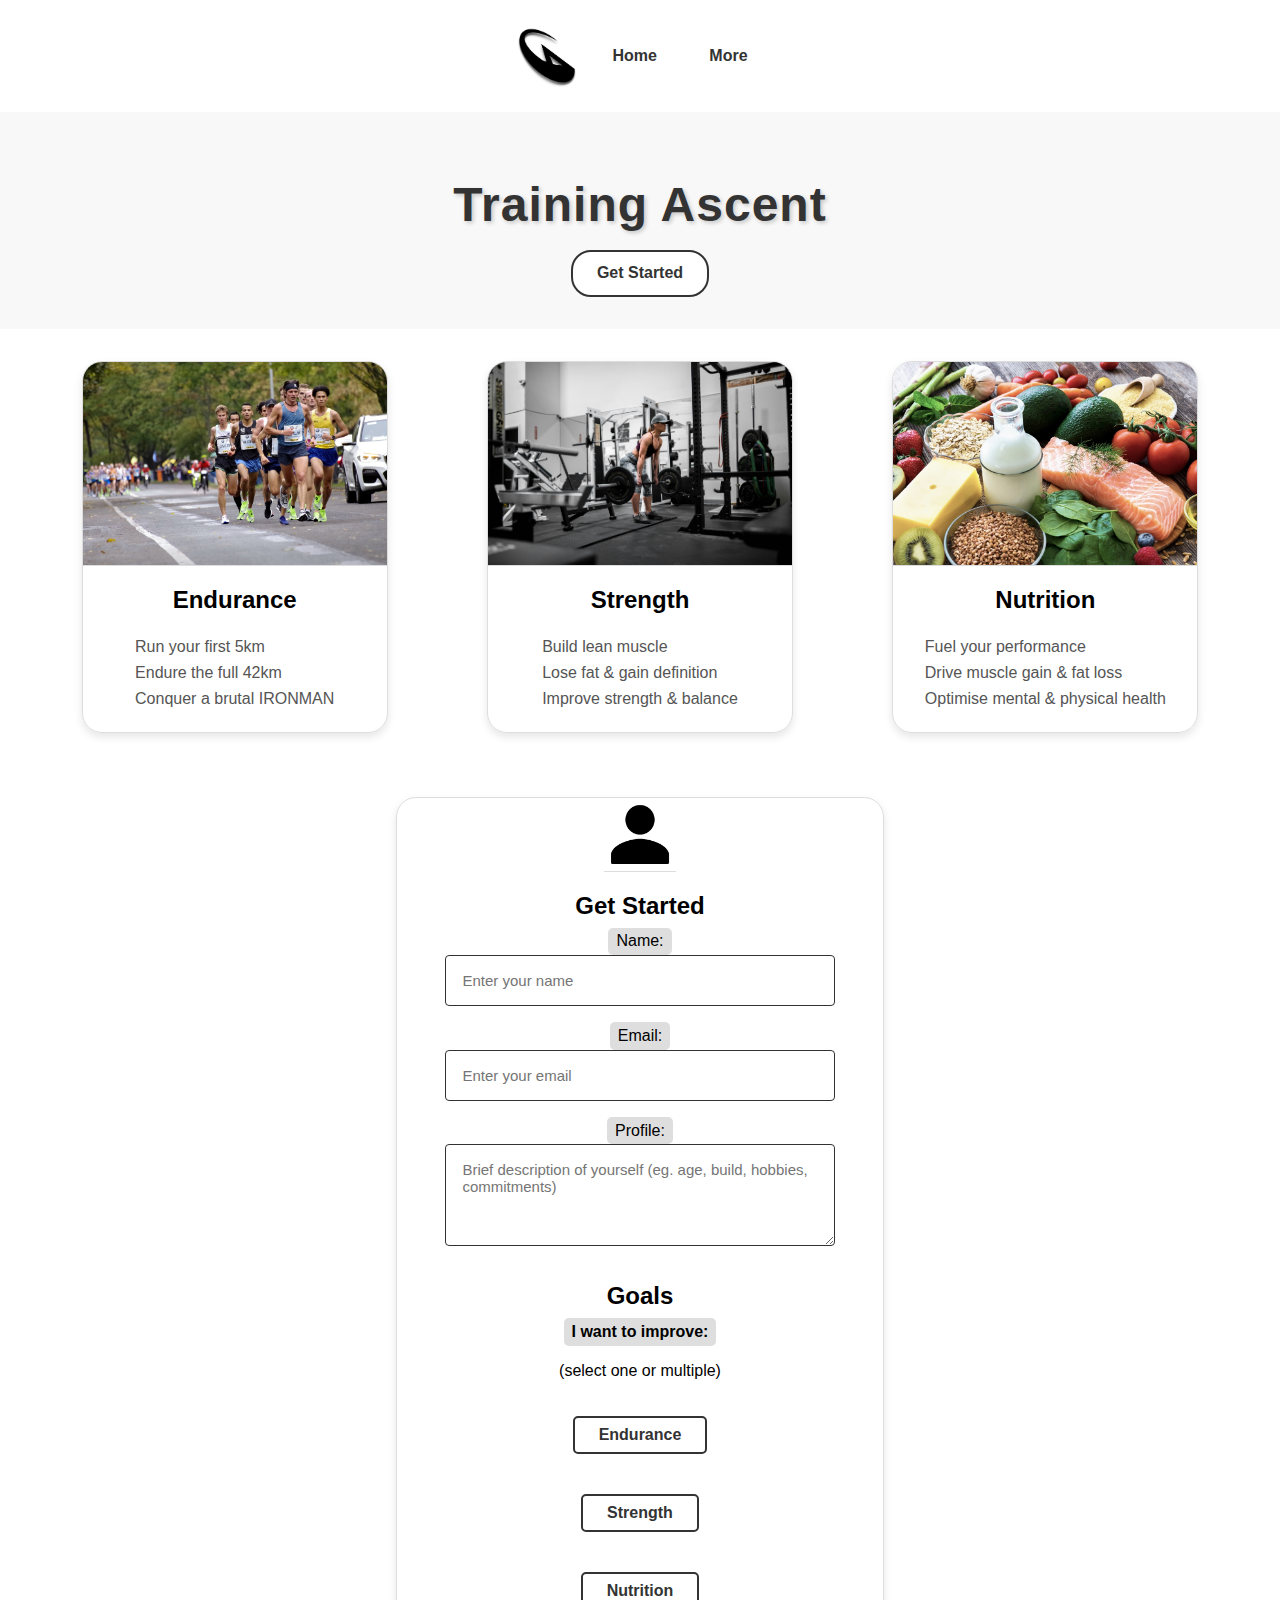
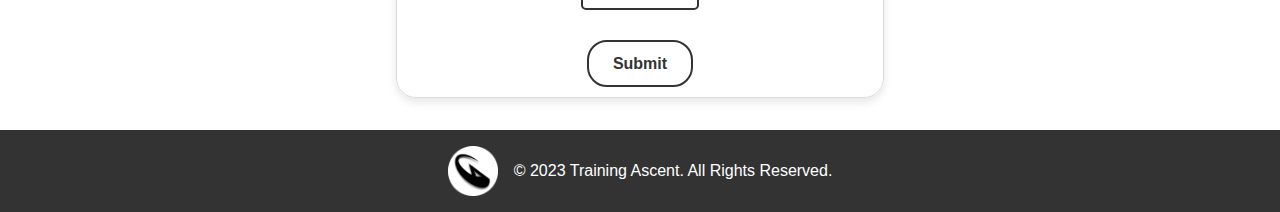
<file: index.html>
<!DOCTYPE html>
<html lang="en">
<head>
<meta charset="UTF-8">
<meta name="viewport" content="width=device-width, initial-scale=1.0, maximum-scale=1.0, user-scalable=no">
<meta name="description" content="Training Ascent offers personalized training to improve endurance, strength, and nutrition. Achieve your fitness goals with us.">
<meta name="author" content="Training Ascent">
<link rel="icon" href="images/circular.png" type="image/x-icon">
<link rel="stylesheet" href="styles.css">
<script src="script.js" defer></script>
<script src="form-submission-handler.js" defer></script>
<title>Training Ascent: Home</title>
</head>
<body>

<header class="navbar">
    <img src="images/circular.png" alt="Training Ascent Logo" class="logo">
  <nav>
    <ul class="menu">
      <li><a href="index.html">Home</a></li>
      <li><a href="info.html">More</a></li> 
    </ul>
  </nav>
</header>

<section class="hero">
  <h1>Training Ascent</h1>
  <button onclick="jumpToGetStarted()">Get Started</button>
</section>

<main>
  <section class="section">
    <div class="card">
      <img src="images/marathonrunner.jpg" alt="Running">
      <h2>Endurance</h2>
      <ul>
        <li>Run your first 5km</li>
        <li>Endure the full 42km</li>
        <li>Conquer a brutal IRONMAN</li>
      </ul>
    </div>
    <div class="card">
      <img src="images/deadlifter.jpg" alt="Strength">
      <h2>Strength</h2>
      <ul>
        <li>Build lean muscle</li>
        <li>Lose fat & gain definition</li>
        <li>Improve strength & balance</li>
      </ul>
    </div>
    <div class="card">
      <img src="images/healthyfoods.jpg" alt="Nutrition">
      <h2>Nutrition</h2>
      <ul>
        <li>Fuel your performance</li>
        <li>Drive muscle gain & fat loss</li>
        <li>Optimise mental & physical health</li>
      </ul>
    </div>
  </section>
  <section class="section" id="GetStarted">
  <div class="formcard">
    <img src="images/person.png" alt="Profile">
    <h2>Get Started</h2>
    <form action="https://script.google.com/macros/s/AKfycbyay0AiYSD8g1Wrvj_0LfwBdHHfvlddcMmzmbBg9MeeQ_CjtD1mAKHXMVJ4JKQgetCrJg/exec" method="post" id="contactForm" class="gform">
      <label for="name">Name:</label>
      <input type="text" id="name" name="name" placeholder="Enter your name" required>

      <label for="email">Email:</label>
      <input type="email" id="email" name="email" placeholder="Enter your email" required>

      <label for="message">Profile:</label>
      <textarea id="message" name="message" rows="4" placeholder="Brief description of yourself (eg. age, build, hobbies, commitments)" required></textarea>

      <h2>Goals</h2>
      <label for="endurance"><strong>I want to improve:</strong></label>
      <p for="endurance">(select one or multiple)</p>

      <input type="checkbox" id="endurance" name="endurance" value="endurance">
      <label class="choice" for="endurance">Endurance</label>
      
      <div id="endurancesection" class="hidden">
      <label for="endurancegoal">Goal:</label>
      <textarea id="endurancegoal" name="endurancegoal" rows="2" placeholder="Specific race or improvement (eg. 5k in 20 minutes in 3 months)"></textarea>
      <label for="enduranceexperience">Experience:</label>
      <textarea id="enduranceexperience" name="enduranceexperience" rows="2" placeholder="History with the discipline (eg. confident swimmer but never run more than 5km)"></textarea>
      <label for="enduranceinjuries">Injuries:</label>
      <textarea id="enduranceinjuries" name="enduranceinjuries" rows="2" placeholder="Past or current injuries (eg. peroneal tendonitis, chondromalacia patellae)"></textarea>
      <label for="endurancetime">Time:</label>
      <input type="number" min="10" step="10"id="endurancetime" name="endurancetime" rows="1" placeholder="Avg. time available per session (mins)"></input>
      <label for="endurancedays">Days:</label>
      <input type="number" min="1" max="7"id="endurancedays" name="endurancedays" rows="1" placeholder="Avg. days per week available for sessions (1-7)"></input>
      </div>

      <input type="checkbox" id="strength" name="strength" value="strength">
      <label class="choice" for="strength">Strength</label>

      <div id="strengthsection" class="hidden">
        <label for="strengthgoal">Goal:</label>
        <textarea id="strengthgoal" name="strengthgoal" rows="2" placeholder="Specific aesthetic or strength goal (eg. gain lean muscle, deadlift 2.5x weight)"></textarea>
        <label for="strengthexperience">Experience:</label>
        <textarea id="strengthexperience" name="strengthexperience" rows="2" placeholder="History with the discipline (eg. gym on & off 5 years ago)"></textarea>
        <label for="strengthinjuries">Injuries:</label>
        <textarea id="strengthinjuries" name="strengthinjuries" rows="2" placeholder="Past or current injuries (eg. strained rotator cuff, lower back pain)"></textarea>
        <label for="strengthtime">Time:</label>
        <input type="number" min="10" step="10" id="strengthtime" name="strengthtime" rows="1" placeholder="Avg. time available per session (mins)"></input>
        <label for="strengthdays">Days:</label>
        <input type="number" min="1" max="7" id="strengthdays" name="strengthdays" rows="1" placeholder="Avg. days per week available for sessions (1-7)"></input>
    </div>
    
      <input type="checkbox" id="nutrition" name="nutrition" value="nutrition">
      <label class="choice" for="nutrition">Nutrition</label>

      <div id="nutritionsection" class="hidden">
        <label for="nutritiongoal">Goal:</label>
        <textarea id="nutritiongoal" name="nutritiongoal" rows="2" placeholder="Health or Body (eg. lose 10kg fat, optimise cardiovascular health)"></textarea>
        <label for="nutritionexperience">Experience:</label>
        <textarea id="nutritionexperience" name="nutritionexperience" rows="2" placeholder="History with nutritional practices (eg. following a specific diet, experience with meal planning)"></textarea>
        <label for="nutritionchallenges">Challenges:</label>
        <textarea id="nutritionchallenges" name="nutritionchallenges" rows="2" placeholder="Current nutritional challenges or obstacles (eg. managing portion control, dealing with food allergies)"></textarea>
        <label for="nutritionpreference">Preferences:</label>
        <textarea id="nutritionpreference" name="nutritionpreference" rows="2" placeholder="Dietary preferences & allergies (eg. love fruits, dislike yoghurt, tree-nut allergy)"></textarea>
        <label for="nutritiondays">Days:</label>
        <input type="number" min="1" max="7" id="nutritiondays" name="nutritiondays" rows="1" placeholder="Avg. days per week focusing on nutrition (1-7)"></input>
    </div>
    

      

      <button type="submit" class="altbutton">Submit</button>
  </form>
  </div>
</section>
</main>

<footer class="footer">
  <img src="images/circular.png" alt="Training Ascent Logo">
  <p>&copy; 2023 Training Ascent. All Rights Reserved.</p>
</footer>

</body>
</html>
</file>
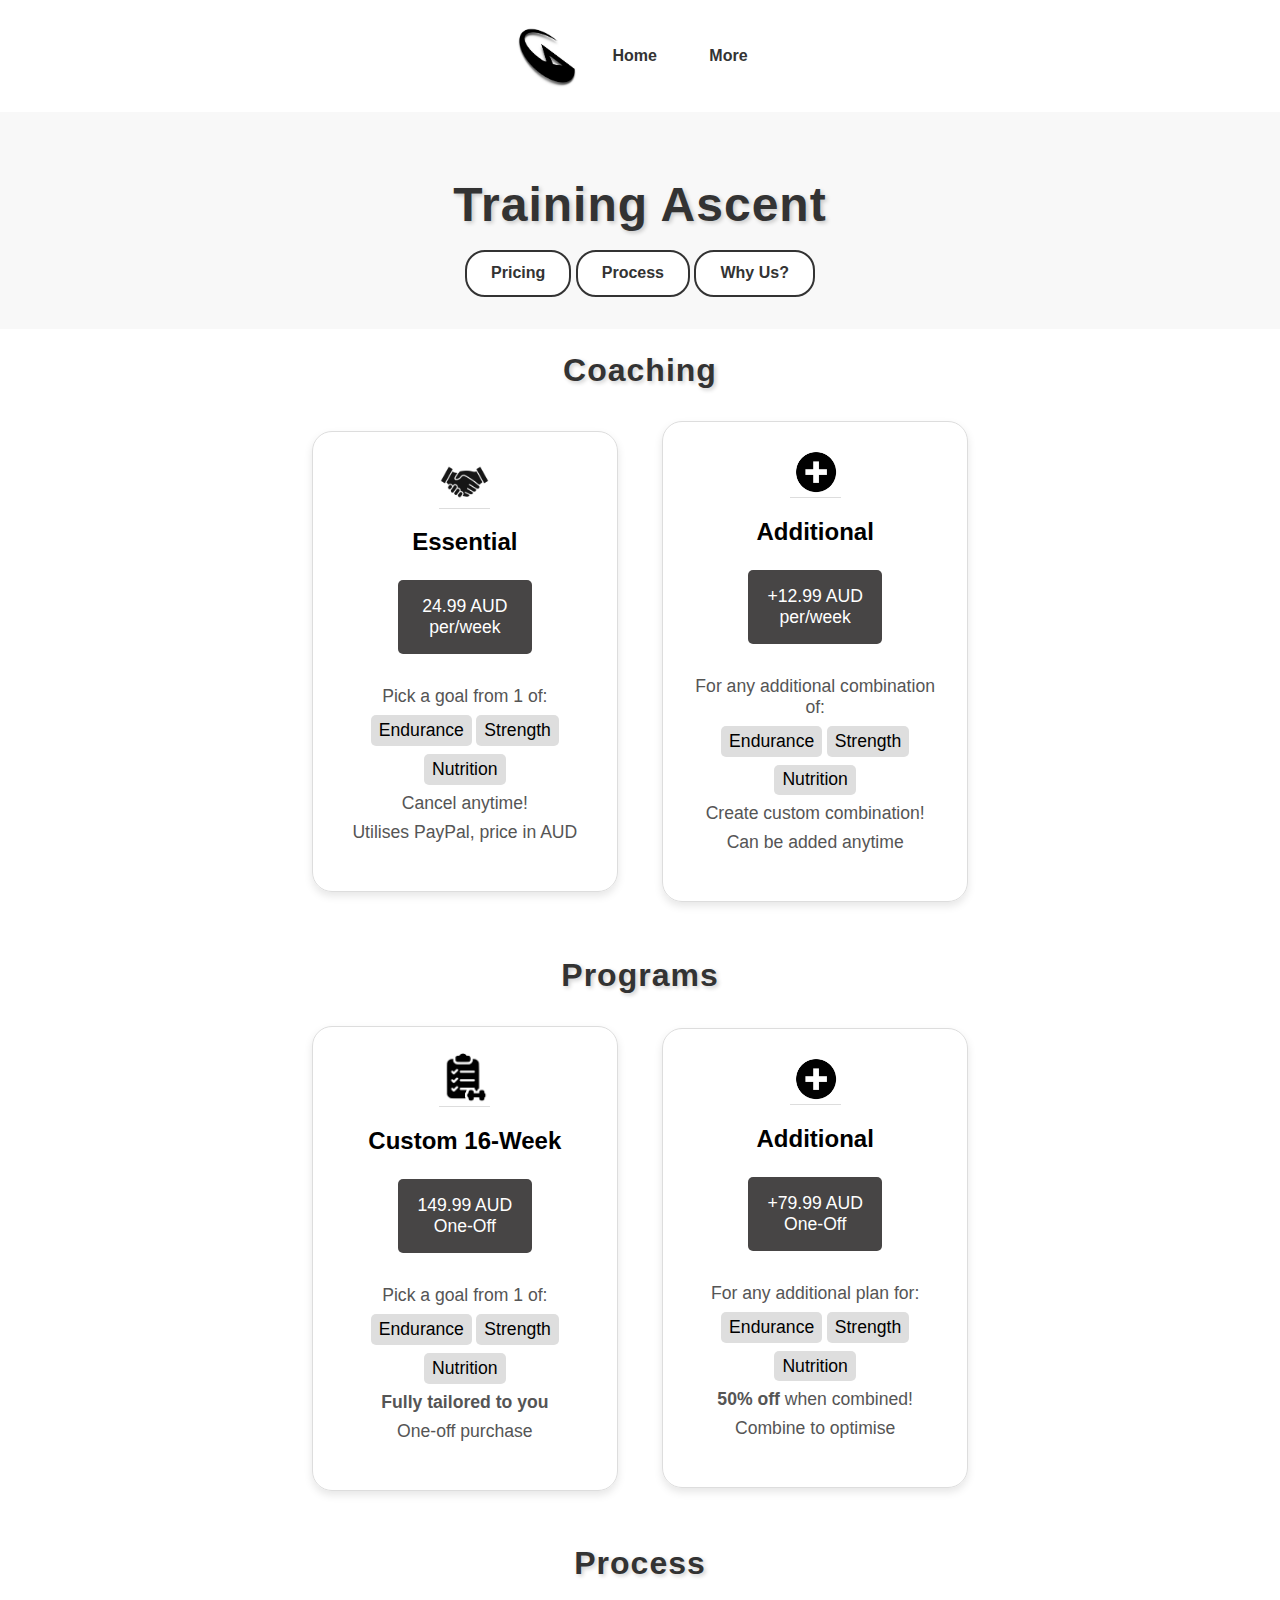
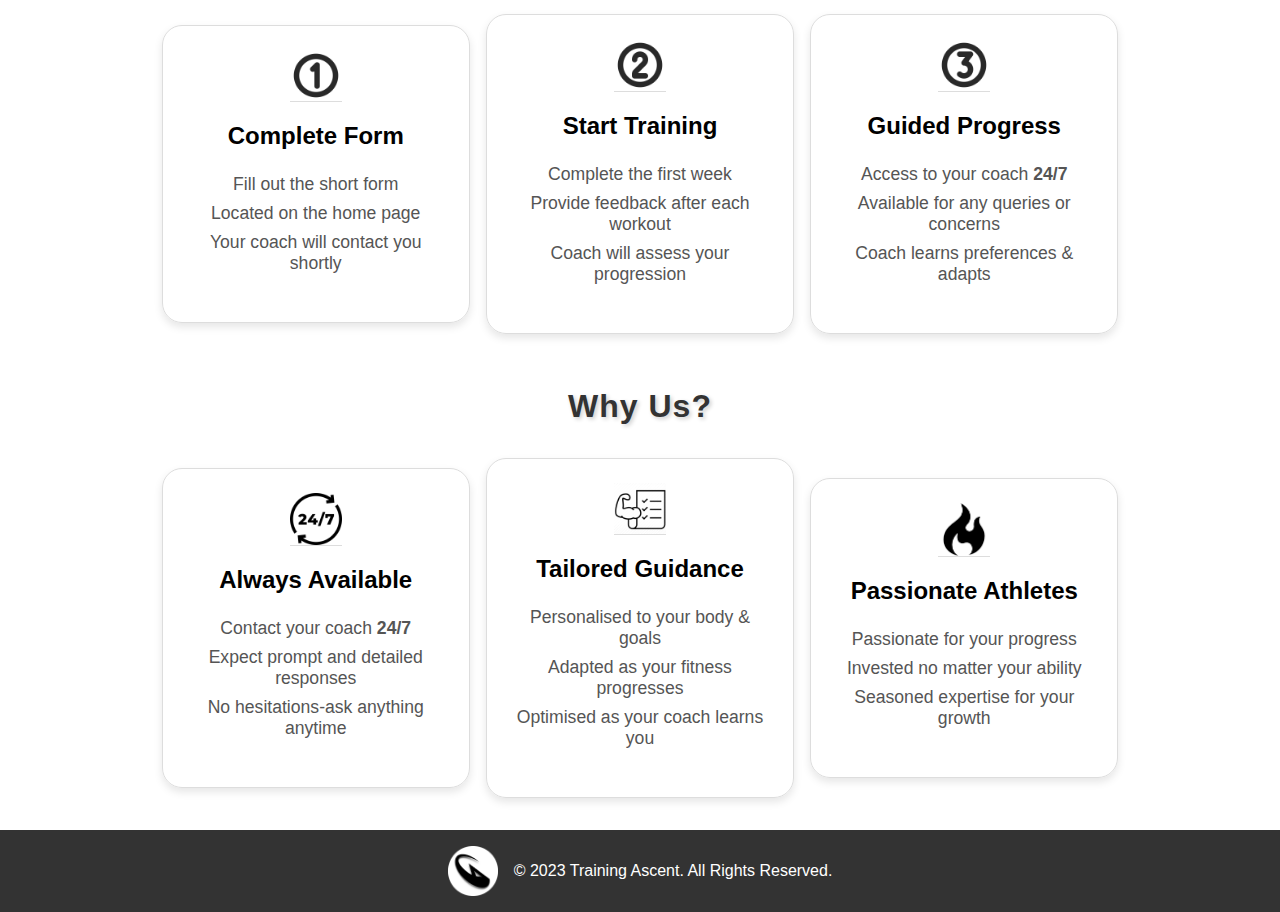
<file: info.html>
<!DOCTYPE html>
<html lang="en">
<head>
<meta charset="UTF-8">
<meta name="viewport" content="width=device-width, initial-scale=1.0, maximum-scale=1.0, user-scalable=no">
<meta name="description" content="Training Ascent, improve endurance, strength, nutrition">
<meta name="author" content="Training Ascent">
<link rel="icon" href="images/circular.png" type="image/x-icon">
<link rel="stylesheet" href="styles.css">
<script src="script.js" defer></script>
<title>Training Ascent: More Info</title>
</head>
<body>

<header class="navbar">
    <img src="images/circular.png" alt="Training Ascent Logo" class="logo">
  <nav>
    <ul class="menu">
      <li><a href="index.html">Home</a></li>
      <li><a href="info.html">More</a></li> 
    </ul>
  </nav>
</header>

<section class="hero">
  <h1>Training Ascent</h1>
  <button onclick="jumpToPricing()">Pricing</button>
  <button onclick="jumpToProcess()">Process</button>
  <button onclick="jumpToWhyUs()">Why Us?</button>
</section>

<main>
  <h1 class="alth1" id="Pricing">Coaching</h1>
    <section class="section">
      <div class="pricingcard">
        <div class="column">
          <!-- Left Column Content -->
          <img src="images/handshake.png" alt="Handshake">
          <h2>Essential</h2>
          <ul>
            <li class="price">24.99 AUD per/week</li>
            <li>Pick a goal from 1 of:</li>
            <li class="highlight">Endurance</li>
            <li class="highlight">Strength</li>
            <li class="highlight">Nutrition</li>
            <li>Cancel anytime!</li>
            <li>Utilises PayPal, price in AUD</li>
          </ul>
        </div>
        <div class="column">
          <!-- Right Column Content -->
            <img src="images/plus.png" alt="Plus">
            <h2>Additional</h2>
            <ul>
              <li class="price">+12.99 AUD per/week</li>
              <li>For any additional combination of:</li>
              <li class="highlight">Endurance</li>
              <li class="highlight">Strength</li>
              <li class="highlight">Nutrition</li>
              <li>Create custom combination!</li>
              <li>Can be added anytime</li>
            </ul>
        </div>
      </div>
    </section>
    <h1 class="alth1" id="Pricing">Programs</h1>
    <section class="section">
      <div class="pricingcard">
        <div class="column">
          <!-- Left Column Content -->
          <img src="images/planning.png" alt="Planning">
          <h2>Custom 16-Week</h2>
          <ul>
            <li class="price">149.99 AUD One-Off</li>
            <li>Pick a goal from 1 of:</li>
            <li class="highlight">Endurance</li>
            <li class="highlight">Strength</li>
            <li class="highlight">Nutrition</li>
            <li><strong>Fully tailored to you</strong></li>
            <li>One-off purchase</li>
          </ul>
        </div>
        <div class="column">
          <!-- Right Column Content -->
            <img src="images/plus.png" alt="Plus">
            <h2>Additional</h2>
            <ul>
              <li class="price">+79.99 AUD One-Off</li>
              <li>For any additional plan for:</li>
              <li class="highlight">Endurance</li>
              <li class="highlight">Strength</li>
              <li class="highlight">Nutrition</li>
              <li><strong>50% off</strong> when combined!</li>
              <li>Combine to optimise</li>
            </ul>
        </div>
      </div>
    </section>
    <h1 class="alth1" id="Process">Process</h1>
    <section class="section">
      <div class="processcard">
        <div class="column">
          <img src="images/numberone.png" alt="one">
          <h2>Complete Form</h2>
          <ul>
            <li>Fill out the short form</li>
            <li>Located on the home page</li>
            <li>Your coach will contact you shortly</li>
          </ul>
        </div>
        <div class="column">
          <img src="images/numbertwo.png" alt="two">
          <h2>Start Training</h2>
          <ul>
            <li>Complete the first week</li>
            <li>Provide feedback after each workout</li>
            <li>Coach will assess your progression</li>
          </ul>
        </div>
        <div class="column">
          <!-- Right Column Content -->
            <img src="images/numberthree.png" alt="three">
            <h2>Guided Progress</h2>
            <ul>
            <li>Access to your coach <strong>24/7</strong></li>
            <li>Available for any queries or concerns</li>
            <li>Coach learns preferences & adapts</li>
            </ul>
        </div>
      </div>
    </section>
    <h1 class="alth1" id="WhyUs">Why Us?</h1>
    <section class="section">
      <div class="processcard">
        <div class="column">
          <!-- Left Column Content -->
          <img src="images/twentyfourseven.png" alt="twentyfourseven">
          <h2>Always Available</h2>
          <ul>
            <li>Contact your coach <strong>24/7</strong></li>
            <li>Expect prompt and detailed responses</li>
            <li>No hesitations-ask anything anytime</li>
          </ul>
        </div>
        <div class="column">
            <img src="images/trainingplan.png" alt="trainingplan">
            <h2>Tailored Guidance</h2>
            <ul>
              <li>Personalised to your body & goals</li>
              <li>Adapted as your fitness progresses</li>
              <li>Optimised as your coach learns you</li>
            </ul>
        </div>
        <div class="column">
            <img src="images/flame.png" alt="flame">
            <h2>Passionate Athletes</h2>
            <ul>
              <li>Passionate for your progress</li>
              <li>Invested no matter your ability</li>
              <li>Seasoned expertise for your growth</li>
            </ul>
        </div>
      </div>
    </section>
</main>

<footer class="footer">
    <img src="images/circular.png" alt="Training Ascent Logo">
    <p>&copy; 2023 Training Ascent. All Rights Reserved.</p>
  </footer>

</body>
</html>
</file>
<file: styles.css>
body {
  font-family: 'Arial', sans-serif;
  margin: 0;
  padding: 0;
  opacity: 0;
  transition: opacity 0.5s ease-in-out;
}

body.fade-in {
  opacity: 1;
}

.hero h1 {
  margin-bottom: 1.5rem;
  color: #333;
  font-size: 3rem;
  line-height: 1.2;
  font-weight: bold;
  text-shadow: 2px 2px 4px rgba(0, 0, 0, 0.2);
  letter-spacing: 1px;
}

.alth1 {
  margin-bottom: 0rem;
  color: #333;
  font-size: 2rem;
  line-height: 1.2;
  font-weight: bold;
  text-shadow: 2px 2px 4px rgba(0, 0, 0, 0.2);
  letter-spacing: 1px;
  text-align: center;
}

.hero h2 {
  margin-bottom: 1.5rem;
  color: #333;
  font-size: 1.8rem;
  line-height: 1.2;
  font-weight: bold;
  text-shadow: 2px 2px 4px rgba(0, 0, 0, 0.2);
  letter-spacing: 1px;
}

.hero button {
  padding: 0.8rem 1.5rem;
  font-size: 1rem;
  font-weight: bold;
  background-color: #fff;
  color: #333;
  border: 2px solid #333;
  border-radius: 20px;
  cursor: pointer;
  transition: background-color 0.3s ease-in-out, color 0.3s ease-in-out;
}

.hero button:hover {
  background-color: #333;
  color: #fff;
}

.altbutton {
  padding: 0.8rem 1.5rem;
  font-size: 1rem;
  font-weight: bold;
  background-color: #fff;
  color: #333;
  border: 2px solid #333;
  border-radius: 20px;
  cursor: pointer;
  transition: background-color 0.3s ease-in-out, color 0.3s ease-in-out;
  margin: 10px;
}

.altbutton:hover {
  background-color: #333;
  color: #fff;
}

.navbar {
  background-color: #fff;
  box-shadow: 0 2px 4px rgba(0, 0, 0, 0.1);
  display: flex;
  justify-content: center;
  align-items: center;
  padding: 1rem 2rem;
}

.logo {
  height: auto;
  width: 80px;
}

.menu {
  list-style-type: none;
  margin: 0;
  padding: 0;
}

.menu li {
  display: inline;
  margin: 0 1.5rem;
}

.menu a {
  text-decoration: none;
  color: #333;
  font-weight: bold;
}

.hero {
  text-align: center;
  padding: 2rem 1rem;
  background-color: #f8f8f8;
}

.hero h1 {
  margin-bottom: 1rem;
  color: #333;
}

.section {
  display: flex;
  justify-content: space-around;
  padding: 2rem;
  background-color: #fff;
}

.card {
  width: 25%;
  border: 1px solid #ddd;
  box-shadow: 0 4px 8px rgba(0, 0, 0, 0.1);
  transition: transform 0.3s ease-in-out;
  display: flex;
  flex-direction: column;
  overflow: hidden; /* Ensure the overflow is hidden to prevent content spillover */
  align-items: center;
  border-radius: 20px;
}

.card:hover {
  transform: scale(1.05);
}

.card img {
  flex: 1; /* Take up remaining space within the flex container */
  width:100%;
  height:100%;
  object-fit: cover;
  border-bottom: 1px solid #ddd;
}

.card-content {
  padding: 1.5rem;
  display: flex;
  flex-direction: column;
  justify-content: space-between;
  height: 100%; /* Ensure the content takes up the full height */
}

.card h2 {
  font-size: 1.5rem;
  margin-bottom: 0.5rem;
}

.card ul {
  list-style-type: none;
  padding: 0;
}

.card li {
  margin-bottom: 0.5rem;
  font-size: 1rem;
  color: #555;
}

.infocard {
  width: 40%;
  border: 1px solid #ddd;
  box-shadow: 0 4px 8px rgba(0, 0, 0, 0.1);
  transition: transform 0.3s ease-in-out;
  display: flex;
  flex-direction: column;
  overflow: hidden; /* Ensure the overflow is hidden to prevent content spillover */
  align-items: center;
  border-radius: 20px;
  justify-content: space-between;
}

.infocard:hover {
  transform: scale(1.05);
}

.infocard img {
  flex: 1; /* Take up remaining space within the flex container */
  width:50%;
  height:50%;
  object-fit: cover;
  border-bottom: 1px solid #ddd;
}

.infocard-content {
  padding: 1.5rem;
  display: flex;
  flex-direction: column;
  justify-content: space-between;
  height: 100%; /* Ensure the content takes up the full height */
}

.infocard h2 {
  font-size: 1.5rem;
  margin-bottom: 0.5rem;
}

.infocard ul {
  list-style-type: none;
  padding: 0;
}

.infocard li {
  margin-bottom: 0.5rem;
  font-size: 1.1rem;
  color: #555;
}

.pricingcard {
  width: 60%;
  transition: transform 0.3s ease-in-out;
  display: flex;
  flex-direction: row;
  overflow: visible; /* Ensure the overflow is hidden to prevent content spillover */
  align-items: center;
  border-radius: 20px;
  justify-content: space-evenly;
}

.pricingcard:hover {
  transform: scale(1.05);
}

.pricingcard img {
  flex: 1; /* Take up remaining space within the flex container */
  width:20%;
  height:20%;
  object-fit: cover;
  border-bottom: 1px solid #ddd;
  align-items: center;
}

.pricingcard-content {
  padding: 1.5rem;
  display: flex;
  flex-direction: column;
  justify-content: space-between;
  height: 100%; /* Ensure the content takes up the full height */
}

.pricingcard h2 {
  font-size: 1.5rem;
  margin-bottom: 0.5rem;
  align-items: center;
}

.pricingcard ul {
  list-style-type: none;
  padding: 0;
}

.pricingcard li {
  margin-bottom: 0.5rem;
  font-size: 1.1rem;
  color: #555;
}

.processcard {
  width: 80%;
  transition: transform 0.3s ease-in-out;
  display: flex;
  flex-direction: row;
  overflow: visible; /* Ensure the overflow is hidden to prevent content spillover */
  align-items: center;
  border-radius: 20px;
  justify-content: space-evenly;
}

.processcard:hover {
  transform: scale(1.05);
}

.processcard img {
  flex: 1; /* Take up remaining space within the flex container */
  width:20%;
  height:20%;
  object-fit: cover;
  border-bottom: 1px solid #ddd;
}

.processcard-content {
  padding: 1.5rem;
  display: flex;
  flex-direction: column;
  justify-content: space-evenly;
  height: 100%; /* Ensure the content takes up the full height */
}

.processcard h2 {
  font-size: 1.5rem;
  margin-bottom: 0.5rem;
}

.processcard ul {
  list-style-type: none;
  padding: 0;
}

.processcard li {
  margin-bottom: 0.5rem;
  font-size: 1.1rem;
  color: #555;
}

.column {
  width: 35%;
  border: 1px solid #ddd;
  box-shadow: 0 4px 8px rgba(0, 0, 0, 0.1);
  transition: transform 0.3s ease-in-out;
  display: flex;
  flex-direction: column;
  overflow: hidden; /* Ensure the overflow is hidden to prevent content spillover */
  align-items: center;
  border-radius: 20px;
  justify-content: space-between;
  padding: 1.5rem;
  margin-right: 0.5rem;
  margin-left: 0.5rem;
  text-align: center;
}

.column:hover {
  transform: scale(1.05);
}

.column img {
  flex: 1; /* Take up remaining space within the flex container */
  width:20%;
  height:20%;
  object-fit: cover;
  border-bottom: 1px solid #ddd;
}

.column-content {
  padding: 1.5rem;
  display: flex;
  flex-direction: column;
  justify-content: space-between;
  height: 100%; /* Ensure the content takes up the full height */
}

.column h2 {
  font-size: 1.5rem;
  margin-bottom: 0.5rem;
}

.column ul {
  list-style-type: none;
  padding: 0; 
}

.column li {
  margin-bottom: 0.5rem;
  font-size: 1.1rem;
  color: #555;
}

.column li.highlight {
  color: #000000; /* Change the text color to white */
  background-color: #dedede; /* Highlight color for the box */
  padding: 0.3rem 0.5rem; /* Add padding to the box */
  border-radius: 5px; /* Add rounded corners to the box */
  display: inline-block; /* Make the box wrap around the text */
  text-align: center;
}

.column li.price {
  width: 40%;
  color: #fff; /* Change the text color to white */
  background-color: #474545; /* Highlight color for the box */
  padding: 1rem 1rem; /* Add padding to the box */
  border-radius: 5px; /* Add rounded corners to the box */
  display: inline-block; /* Make the box wrap around the text */
  margin-bottom: 2rem;
  text-align: center;
  align-items: center;
}

.formcard {
  width: 40%;
  border: 1px solid #ddd;
  box-shadow: 0 4px 8px rgba(0, 0, 0, 0.1);
  transition: transform 0.3s ease-in-out;
  display: flex;
  flex-direction: column;
  overflow: hidden; /* Ensure the overflow is hidden to prevent content spillover */
  align-items: center;
  border-radius: 20px;
  justify-content: space-between;
}

.formcard:hover {
  transform: scale(1.05);
}

.formcard img {
  flex: 1; /* Take up remaining space within the flex container */
  width:15%;
  height:15%;
  object-fit: cover;
  border-bottom: 1px solid #ddd;
}

.formcard-content {
  padding: 1.5rem;
  display: flex;
  flex-direction: column;
  justify-content: space-between;
  height: 100%; /* Ensure the content takes up the full height */
}

.formcard h2 {
  font-size: 1.5rem;
  margin-bottom: 0.5rem;
}

.formcard ul {
  list-style-type: none;
  padding: 0;
}

.formcard li {
  margin-bottom: 0.5rem;
  font-size: 1.1rem;
  color: #555;
}

/* Responsive design adjustments */
@media (max-width: 768px) {
  .navbar {
    flex-direction: column;
    align-items: center;
  }

  .menu {
    margin-top: 1rem;
    text-align: center;
  }

  .menu li {
    display: block;
    margin: 1rem 0;
  }

  .hero {
    padding: 3rem 1rem;
  }

  .hero h1 {
    font-size: 4rem;
    }

  .section {
    flex-direction: column;
    align-items: center;
    padding: 1rem;
  }

  .card {
    width: 80%;
    margin-bottom: 2rem;
  }

  .infocard {
    width: 80%;
    margin-bottom: 2rem;
    flex-direction: column; /* Stack columns on smaller screens */
  }

  .pricingcard {
    width: 70%;
    margin-bottom: 2rem;
    flex-direction: column; /* Stack columns on smaller screens */
  }

  .processcard {
    width: 70%;
    margin-bottom: 2rem;
    flex-direction: column; /* Stack columns on smaller screens */
  }

  .column {
    width: 100%; /* Full width for columns on smaller screens */
    margin-bottom: 1rem; /* Add margin between stacked columns */
  }

  .formcard {
    width: 80%
  }

  .processcard img,
  .pricingcard img {
    object-fit: contain;
  }
}

.footer {
  background-color: #333;
  color: #fff;
  padding: 1rem 2rem;
  display: flex;
  justify-content: center;
  align-items: center;
}

.footer p {
  margin: 0;
  margin-left: 0.5rem; /* Add some space between the logo and text */
}

.footer a {
  text-decoration: none;
  color: #fff;
  font-weight: bold;
}

.footer img {
  height: 50px; /* Adjust the height of the logo as needed */
  margin-right: 0.5rem; /* Add some space to the right of the logo */
}

form {
  width:80%;
  margin: auto;
  display: flex;
  flex-direction: column;
  align-items: center;
  text-align: center;
}

label {
  color: #000000; /* Change the text color to black */
  background-color: #dedede; /* Highlight color for the box */
  padding: 0.3rem 0.5rem; /* Add padding to the box */
  border-radius: 5px; /* Add rounded corners to the box */
  display: flex;
  flex-direction: column;
  align-items: center;
  text-align: center;
  cursor: pointer;
}

label.choice {
  padding: 0.5rem 1.5rem;
  font-size: 1rem;
  font-weight: bold;
  background-color: #fff;
  color: #333;
  border: 2px solid #333;
  border-radius: 5px;
  cursor: pointer;
  transition: background-color 0.3s ease-in-out, color 0.3s ease-in-out;
  margin: 20px;
}

/* Hide the actual checkboxes */
input[type="checkbox"] {
  display: none;
}

/* Change label background color when checkbox is checked */
input[type="checkbox"]:checked + label {
  background-color: #333;
  color: #fff;
}



input, textarea {
  width: 100%;
  padding: 16px;
  margin-bottom: 16px;
  box-sizing: border-box;
  border: 1px solid #333;
  border-radius: 4px;
  font-family: 'Arial', sans-serif;
  font-size: 15px;
}

.choicecard {
  display: flex;
  flex-direction: column;
  justify-content: space-evenly;
}

.hidden {
  display: none;
}

#endurancesection {
  box-sizing: border-box;
  margin: 0;
  padding: 0;
  width: 90%;
}
#strengthsection {
  box-sizing: border-box;
  margin: 0;
  padding: 0;
  width: 90%;
}
#nutritionsection {
  box-sizing: border-box;
  margin: 0;
  padding: 0;
  width: 90%;
}

.thankcard {
  width: 40%;
  border: 1px solid #ddd;
  box-shadow: 0 4px 8px rgba(0, 0, 0, 0.1);
  transition: transform 0.3s ease-in-out;
  display: flex;
  flex-direction: column;
  overflow: hidden; /* Ensure the overflow is hidden to prevent content spillover */
  align-items: center;
  border-radius: 20px;
}
</file>
